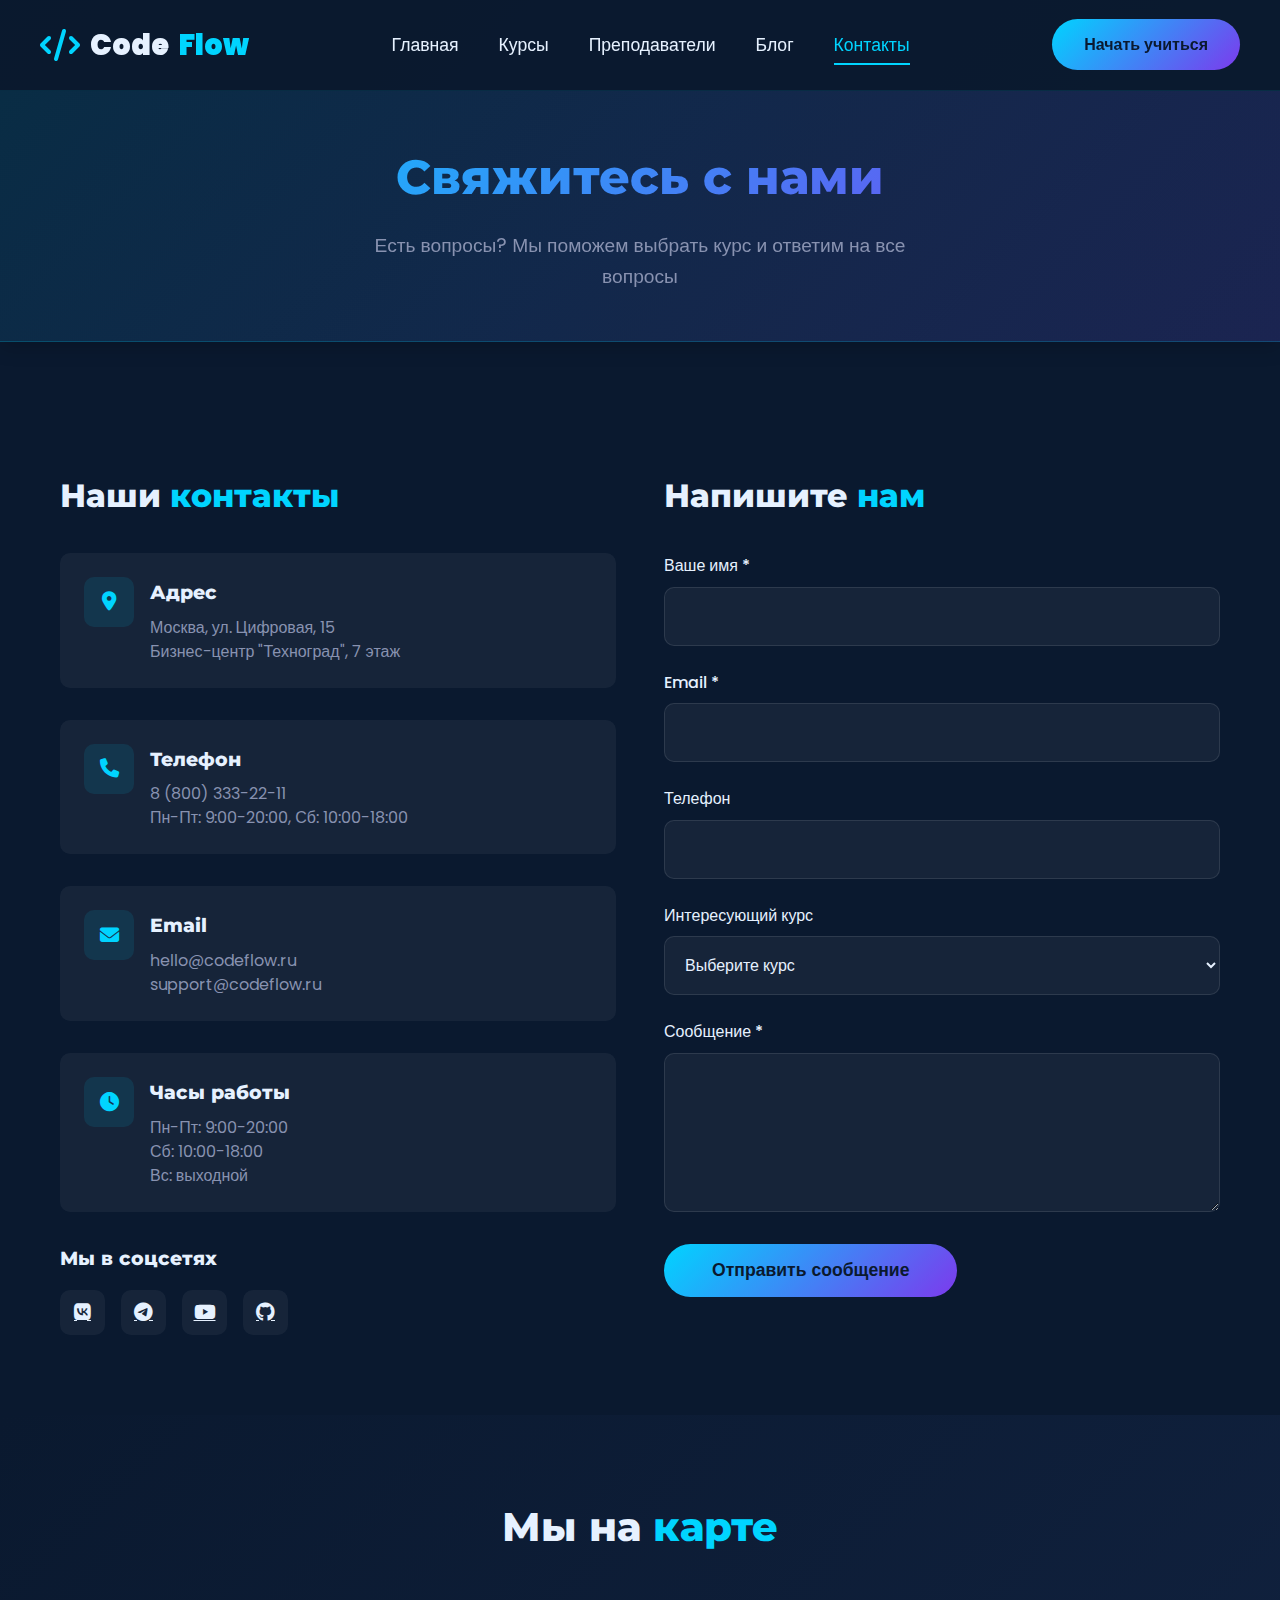
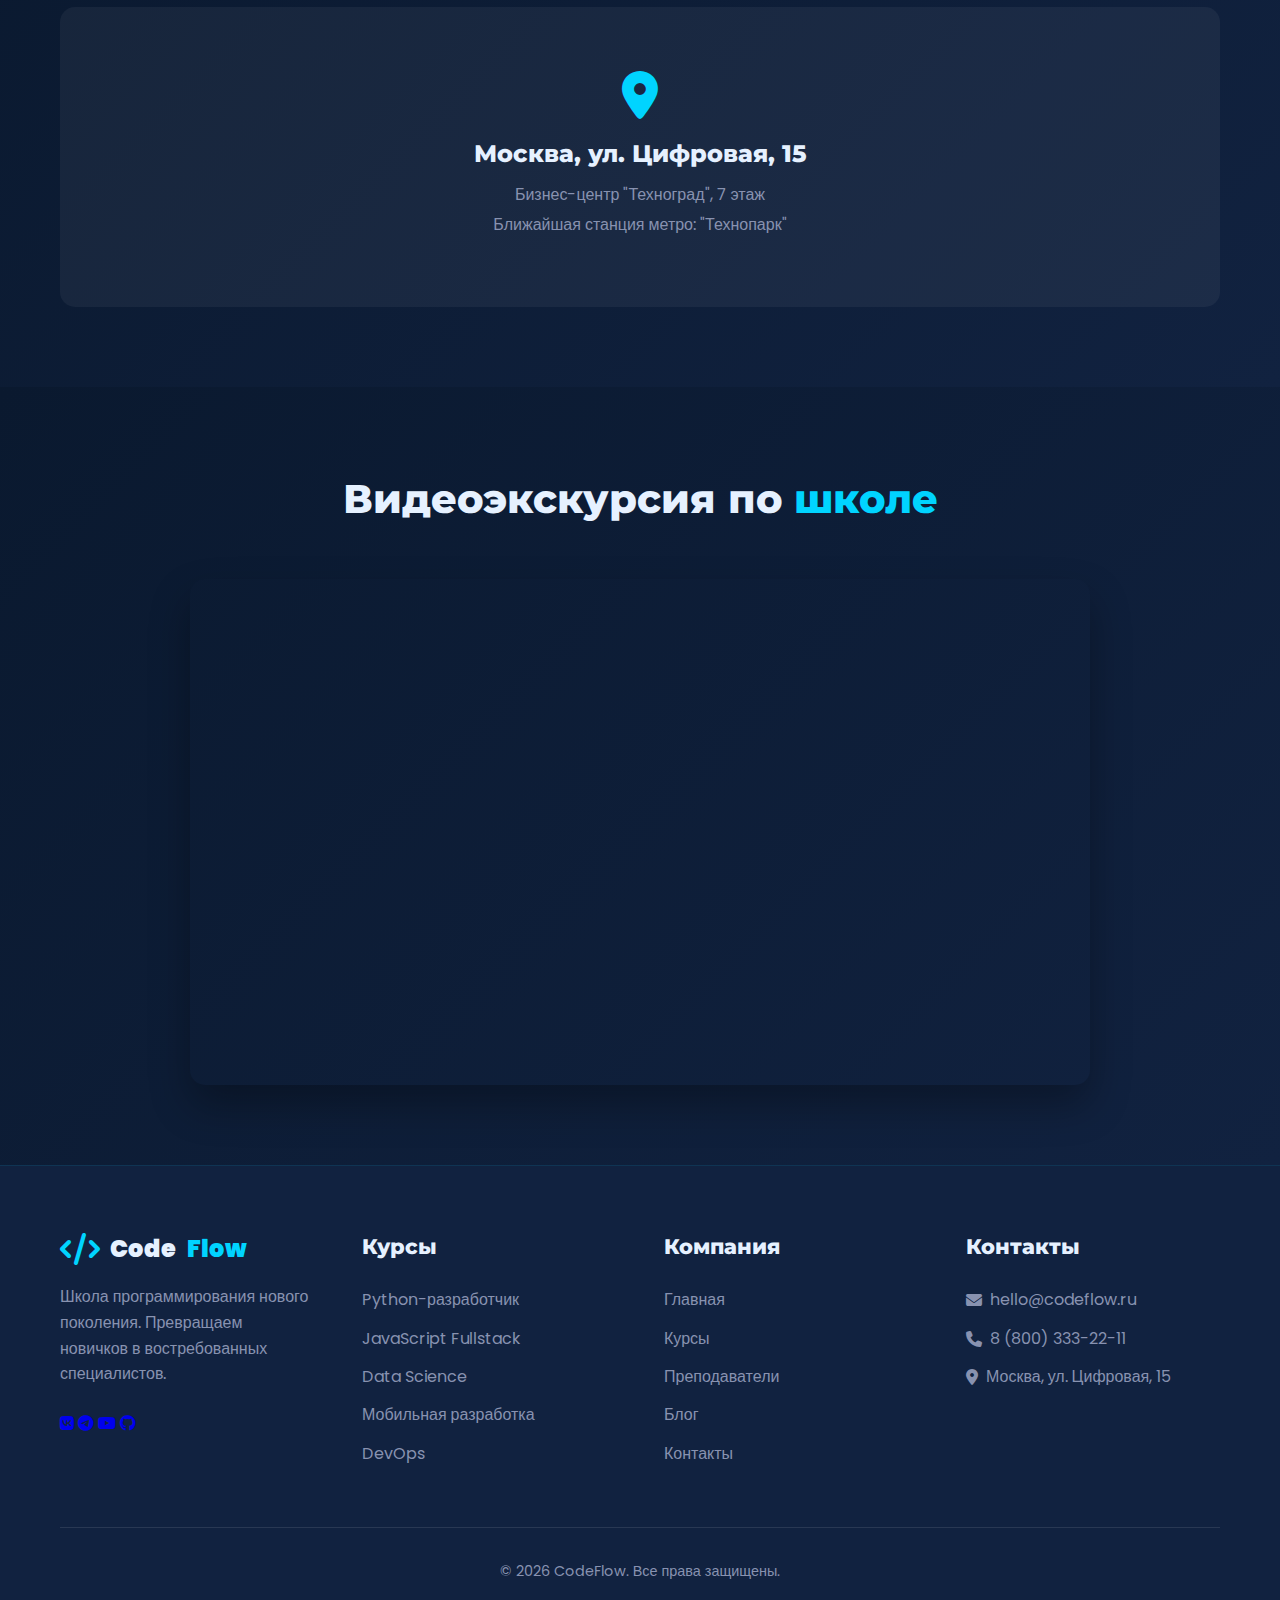
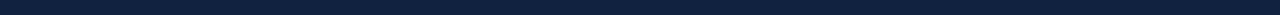
<file: contacts.html>
<!DOCTYPE html>
<html lang="ru">
<head>
    <meta charset="UTF-8">
    <meta name="viewport" content="width=device-width, initial-scale=1.0">
    <title>Контакты - CodeFlow</title>
    <link rel="stylesheet" href="https://cdnjs.cloudflare.com/ajax/libs/font-awesome/6.4.0/css/all.min.css">
    <link href="https://fonts.googleapis.com/css2?family=Poppins:wght@300;400;500;600;700&family=Montserrat:wght@800;900&display=swap" rel="stylesheet">
    <link rel="stylesheet" href="style.css">
</head>
<body>
    <header class="header">
        <div class="header-top">
            <nav class="navbar container">
                <a href="index.html" class="logo">
                    <i class="fas fa-code"></i>
                    Code<span>Flow</span>
                </a>
                <ul class="nav-links">
                    <li><a href="index.html">Главная</a></li>
                    <li><a href="courses.html">Курсы</a></li>
                    <li><a href="teachers.html">Преподаватели</a></li>
                    <li><a href="blog.html">Блог</a></li>
                    <li><a href="contacts.html" class="active">Контакты</a></li>
                </ul>
                <div class="nav-buttons">
                    <a href="contacts.html" class="btn btn-primary">Начать учиться</a>
                    <button class="menu-toggle">
                        <i class="fas fa-bars"></i>
                    </button>
                </div>
            </nav>
        </div>

        <div class="page-header">
            <div class="container">
                <h1 class="page-title">Свяжитесь с <span class="highlight">нами</span></h1>
                <p class="page-subtitle">Есть вопросы? Мы поможем выбрать курс и ответим на все вопросы</p>
            </div>
        </div>
    </header>

    <main>
        <section class="contacts section">
            <div class="container">
                <div class="contact-grid">
                    <div class="contact-info">
                        <h2>Наши <span class="highlight">контакты</span></h2>
                        
                        <div class="contact-item">
                            <div class="contact-icon">
                                <i class="fas fa-map-marker-alt"></i>
                            </div>
                            <div class="contact-details">
                                <h3>Адрес</h3>
                                <p>Москва, ул. Цифровая, 15<br>Бизнес-центр "Техноград", 7 этаж</p>
                            </div>
                        </div>

                        <div class="contact-item">
                            <div class="contact-icon">
                                <i class="fas fa-phone"></i>
                            </div>
                            <div class="contact-details">
                                <h3>Телефон</h3>
                                <p>8 (800) 333-22-11<br>Пн-Пт: 9:00-20:00, Сб: 10:00-18:00</p>
                            </div>
                        </div>

                        <div class="contact-item">
                            <div class="contact-icon">
                                <i class="fas fa-envelope"></i>
                            </div>
                            <div class="contact-details">
                                <h3>Email</h3>
                                <p>hello@codeflow.ru<br>support@codeflow.ru</p>
                            </div>
                        </div>

                        <div class="contact-item">
                            <div class="contact-icon">
                                <i class="fas fa-clock"></i>
                            </div>
                            <div class="contact-details">
                                <h3>Часы работы</h3>
                                <p>Пн-Пт: 9:00-20:00<br>Сб: 10:00-18:00<br>Вс: выходной</p>
                            </div>
                        </div>

                        <div class="social-links">
                            <h3>Мы в соцсетях</h3>
                            <div class="social-icons">
                                <a href="#" class="social-icon">
                                    <i class="fab fa-vk"></i>
                                </a>
                                <a href="#" class="social-icon">
                                    <i class="fab fa-telegram"></i>
                                </a>
                                <a href="#" class="social-icon">
                                    <i class="fab fa-youtube"></i>
                                </a>
                                <a href="#" class="social-icon">
                                    <i class="fab fa-github"></i>
                                </a>
                            </div>
                        </div>
                    </div>

                    <div class="contact-form">
                        <h2>Напишите <span class="highlight">нам</span></h2>
                        
                        <form id="contactForm">
                            <div class="form-group">
                                <label for="name">Ваше имя *</label>
                                <input type="text" id="name" name="name" required>
                            </div>
                            
                            <div class="form-group">
                                <label for="email">Email *</label>
                                <input type="email" id="email" name="email" required>
                            </div>
                            
                            <div class="form-group">
                                <label for="phone">Телефон</label>
                                <input type="tel" id="phone" name="phone">
                            </div>
                            
                            <div class="form-group">
                                <label for="course">Интересующий курс</label>
                                <select id="course" name="course">
                                    <option value="">Выберите курс</option>
                                    <option value="python">Python-разработчик</option>
                                    <option value="javascript">JavaScript Fullstack</option>
                                    <option value="data">Data Science</option>
                                    <option value="mobile">Мобильная разработка</option>
                                    <option value="devops">DevOps инженер</option>
                                    <option value="design">Веб-дизайн</option>
                                </select>
                            </div>
                            
                            <div class="form-group">
                                <label for="message">Сообщение *</label>
                                <textarea id="message" name="message" rows="5" required></textarea>
                            </div>
                            
                            <button type="submit" class="btn btn-primary btn-large">Отправить сообщение</button>
                        </form>
                    </div>
                </div>
            </div>
        </section>

        <section class="map-section">
            <div class="container">
                <h2 class="section-title">Мы на <span class="highlight">карте</span></h2>
                <div class="map-placeholder">
                    <div class="map-content">
                        <i class="fas fa-map-marker-alt map-icon"></i>
                        <h3>Москва, ул. Цифровая, 15</h3>
                        <p>Бизнес-центр "Техноград", 7 этаж</p>
                        <p>Ближайшая станция метро: "Технопарк"</p>
                    </div>
                </div>
            </div>
        </section>

        <section class="video-section section">
            <div class="container">
                <h2 class="section-title">Видеоэкскурсия по <span class="highlight">школе</span></h2>
                <div class="video-container">
                    <div class="video-wrapper">
                        <iframe src="https://vkvideo.ru/video_ext.php?oid=-83374318&id=456239878&hash=116bf41edc594102&hd=3" width="1280" height="720" allow="autoplay; encrypted-media; fullscreen; picture-in-picture; screen-wake-lock;" frameborder="0" allowfullscreen></iframe>
                    </div>
                </div>
            </div>
        </section>
    </main>

    <footer class="footer">
        <div class="container">
            <div class="footer-content">
                <div class="footer-section">
                    <div class="logo">
                        <i class="fas fa-code"></i>
                        Code<span>Flow</span>
                    </div>
                    <p>Школа программирования нового поколения. Превращаем новичков в востребованных специалистов.</p>
                    <div class="social-links">
                        <a href="#"><i class="fab fa-vk"></i></a>
                        <a href="#"><i class="fab fa-telegram"></i></a>
                        <a href="#"><i class="fab fa-youtube"></i></a>
                        <a href="#"><i class="fab fa-github"></i></a>
                    </div>
                </div>
                
                <div class="footer-section">
                    <h3>Курсы</h3>
                    <ul>
                        <li><a href="courses.html">Python-разработчик</a></li>
                        <li><a href="courses.html">JavaScript Fullstack</a></li>
                        <li><a href="courses.html">Data Science</a></li>
                        <li><a href="courses.html">Мобильная разработка</a></li>
                        <li><a href="courses.html">DevOps</a></li>
                    </ul>
                </div>
                
                <div class="footer-section">
                    <h3>Компания</h3>
                    <ul>
                        <li><a href="index.html">Главная</a></li>
                        <li><a href="courses.html">Курсы</a></li>
                        <li><a href="teachers.html">Преподаватели</a></li>
                        <li><a href="blog.html">Блог</a></li>
                        <li><a href="contacts.html">Контакты</a></li>
                    </ul>
                </div>
                
                <div class="footer-section">
                    <h3>Контакты</h3>
                    <ul>
                        <li><i class="fas fa-envelope"></i> hello@codeflow.ru</li>
                        <li><i class="fas fa-phone"></i> 8 (800) 333-22-11</li>
                        <li><i class="fas fa-map-marker-alt"></i> Москва, ул. Цифровая, 15</li>
                    </ul>
                </div>
            </div>
            
            <div class="footer-bottom">
                <p>&copy; 2026 CodeFlow. Все права защищены.</p>
            </div>
        </div>
    </footer>

    <script src="script.js"></script>
</body>
</html>
</file>
<file: style.css>
:root {
    --primary: #00d4ff;
    --secondary: #7c3aed;
    --dark: #0a192f;
    --dark-light: #112240;
    --light: #e6f1ff;
    --gray: #8892b0;
    --success: #64ffda;
    --warning: #fbbf24;
    --danger: #ef4444;
    --transition: all 0.3s cubic-bezier(0.4, 0, 0.2, 1);
}

* {
    margin: 0;
    padding: 0;
    box-sizing: border-box;
}

html {
    scroll-behavior: smooth;
}

body {
    font-family: 'Poppins', sans-serif;
    line-height: 1.6;
    color: var(--light);
    background: var(--dark);
    overflow-x: hidden;
}

h1, h2, h3, h4 {
    font-family: 'Montserrat', sans-serif;
    font-weight: 800;
}

.container {
    width: 100%;
    max-width: 1200px;
    margin: 0 auto;
    padding: 0 20px;
}

.header {
    background: linear-gradient(135deg, rgba(10, 25, 47, 0.95) 0%, rgba(17, 34, 64, 0.95) 100%);
    backdrop-filter: blur(10px);
    position: relative;
    box-shadow: 0 4px 20px rgba(0, 0, 0, 0.2);
}

.header-top {
    background: rgba(10, 25, 47, 0.9);
    border-bottom: 1px solid rgba(0, 212, 255, 0.1);
}

.navbar {
    display: flex;
    justify-content: space-between;
    align-items: center;
    padding: 1.2rem 0;
    position: relative;
}

.logo {
    display: flex;
    align-items: center;
    gap: 10px;
    font-size: 1.8rem;
    font-weight: 900;
    color: var(--light);
    text-decoration: none;
}

.logo i {
    color: var(--primary);
    font-size: 2rem;
}

.logo span {
    color: var(--primary);
}

.nav-links {
    display: flex;
    gap: 2.5rem;
    list-style: none;
}

.nav-links a {
    color: var(--light);
    text-decoration: none;
    font-weight: 500;
    font-size: 1.1rem;
    position: relative;
    padding: 0.5rem 0;
    transition: var(--transition);
}

.nav-links a:hover,
.nav-links a.active {
    color: var(--primary);
}

.nav-links a::after {
    content: '';
    position: absolute;
    bottom: 0;
    left: 0;
    width: 0;
    height: 2px;
    background: var(--primary);
    transition: var(--transition);
}

.nav-links a:hover::after,
.nav-links a.active::after {
    width: 100%;
}

.nav-buttons {
    display: flex;
    align-items: center;
    gap: 1.5rem;
}

.menu-toggle {
    display: none;
    background: none;
    border: none;
    color: var(--light);
    font-size: 1.5rem;
    cursor: pointer;
    padding: 0.5rem;
}

.hero-main {
    padding: 4rem 0;
    min-height: 70vh;
    display: flex;
    align-items: center;
    justify-content: center;
    text-align: center;
}

.hero-content {
    max-width: 800px;
    margin: 0 auto;
    text-align: center;
}

.hero-buttons {
    display: flex;
    gap: 1rem;
    margin-bottom: 3rem;
    justify-content: center;
}

.stats {
    display: flex;
    gap: 3rem;
    margin-top: 3rem;
    justify-content: center;
}

.page-header {
    padding: 3rem 0;
    text-align: center;
    background: linear-gradient(135deg, rgba(0, 212, 255, 0.1) 0%, rgba(124, 58, 237, 0.1) 100%);
    border-bottom: 1px solid rgba(0, 212, 255, 0.2);
}

.page-title {
    font-size: 3rem;
    margin-bottom: 1rem;
    background: linear-gradient(135deg, var(--primary), var(--secondary));
    -webkit-background-clip: text;
    -webkit-text-fill-color: transparent;
    background-clip: text;
}

.page-subtitle {
    font-size: 1.2rem;
    color: var(--gray);
    max-width: 600px;
    margin: 0 auto;
    line-height: 1.6;
}

/* Анимация текста */
.animate-text {
    font-size: 3.5rem;
    line-height: 1.2;
    margin-bottom: 1.5rem;
    background: linear-gradient(135deg, var(--primary), var(--success), var(--secondary));
    -webkit-background-clip: text;
    -webkit-text-fill-color: transparent;
    background-clip: text;
    animation: gradient 3s ease infinite;
    background-size: 200% 200%;
}

@keyframes gradient {
    0% { background-position: 0% 50%; }
    50% { background-position: 100% 50%; }
    100% { background-position: 0% 50%; }
}

.highlight {
    color: var(--primary);
}

.subtitle {
    font-size: 1.2rem;
    color: var(--gray);
    margin-bottom: 2rem;
    line-height: 1.6;
}

.btn {
    padding: 0.8rem 2rem;
    border-radius: 50px;
    text-decoration: none;
    font-weight: 600;
    font-size: 1rem;
    transition: var(--transition);
    display: inline-block;
    border: 2px solid transparent;
    cursor: pointer;
}

.btn-primary {
    background: linear-gradient(135deg, var(--primary), var(--secondary));
    color: var(--dark);
    border: none;
}

.btn-primary:hover {
    transform: translateY(-3px);
    box-shadow: 0 10px 20px rgba(0, 212, 255, 0.3);
}

.btn-secondary {
    background: transparent;
    color: var(--primary);
    border: 2px solid var(--primary);
}

.btn-secondary:hover {
    background: rgba(0, 212, 255, 0.1);
    transform: translateY(-3px);
}

.btn-outline {
    background: transparent;
    color: var(--light);
    border: 2px solid var(--gray);
}

.btn-outline:hover {
    border-color: var(--primary);
    color: var(--primary);
}

.btn-large {
    padding: 1rem 3rem;
    font-size: 1.1rem;
}

.hero-buttons {
    display: flex;
    gap: 1rem;
    margin-bottom: 3rem;
}

.stats {
    display: flex;
    gap: 3rem;
    margin-top: 3rem;
}

.stat h3 {
    font-size: 2.5rem;
    color: var(--primary);
    margin-bottom: 0.5rem;
}

.stat p {
    color: var(--gray);
    font-size: 0.9rem;
}

.hero-image {
    position: relative;
}

.floating-element {
    animation: float 6s ease-in-out infinite;
    position: relative;
}

@keyframes float {
    0%, 100% { transform: translateY(0px); }
    50% { transform: translateY(-20px); }
}

.floating-element img {
    width: 100%;
    border-radius: 20px;
    box-shadow: 0 20px 40px rgba(0, 0, 0, 0.3);
    border: 2px solid rgba(0, 212, 255, 0.3);
}


.section {
    padding: 5rem 0;
}

.section-title {
    text-align: center;
    font-size: 2.5rem;
    margin-bottom: 3rem;
}

.features-grid {
    display: grid;
    grid-template-columns: repeat(auto-fit, minmax(300px, 1fr));
    gap: 2rem;
    margin-top: 3rem;
}

.feature-card {
    background: var(--dark-light);
    padding: 2rem;
    border-radius: 15px;
    transition: var(--transition);
    border: 1px solid rgba(0, 212, 255, 0.1);
}

.feature-card:hover {
    transform: translateY(-10px);
    border-color: var(--primary);
    box-shadow: 0 10px 30px rgba(0, 212, 255, 0.1);
}

.feature-icon {
    width: 60px;
    height: 60px;
    background: rgba(0, 212, 255, 0.1);
    border-radius: 12px;
    display: flex;
    align-items: center;
    justify-content: center;
    margin-bottom: 1.5rem;
}

.feature-icon i {
    font-size: 1.5rem;
    color: var(--primary);
}

.feature-card h3 {
    font-size: 1.5rem;
    margin-bottom: 1rem;
    color: var(--light);
}

.feature-card p {
    color: var(--gray);
    line-height: 1.6;
}

.video-section {
    background: linear-gradient(135deg, var(--dark) 0%, var(--dark-light) 100%);
}

.video-container {
    max-width: 900px;
    margin: 0 auto;
}

.video-wrapper {
    position: relative;
    padding-bottom: 56.25%;
    height: 0;
    overflow: hidden;
    border-radius: 15px;
    box-shadow: 0 20px 40px rgba(0, 0, 0, 0.3);
}

.video-wrapper iframe {
    position: absolute;
    top: 0;
    left: 0;
    width: 100%;
    height: 100%;
    border: none;
}

.courses-grid {
    display: grid;
    grid-template-columns: repeat(auto-fit, minmax(350px, 1fr));
    gap: 2rem;
    margin-top: 3rem;
}

.courses-grid.expanded {
    grid-template-columns: repeat(auto-fit, minmax(300px, 1fr));
}

.course-card {
    background: var(--dark-light);
    border-radius: 15px;
    overflow: hidden;
    transition: var(--transition);
    border: 1px solid rgba(0, 212, 255, 0.1);
}

.course-card:hover {
    transform: translateY(-10px);
    border-color: var(--primary);
    box-shadow: 0 15px 35px rgba(0, 212, 255, 0.15);
}

.course-card.large {
    grid-column: span 2;
    display: flex;
}

.course-card.large .course-image {
    width: 40%;
    height: auto;
}

.course-card.large .course-content {
    width: 60%;
    padding: 2rem;
}

.course-image {
    position: relative;
    height: 200px;
    overflow: hidden;
}

.course-image img {
    width: 100%;
    height: 100%;
    object-fit: cover;
    transition: var(--transition);
}

.course-card:hover .course-image img {
    transform: scale(1.05);
}

.course-tag {
    position: absolute;
    top: 1rem;
    right: 1rem;
    background: var(--primary);
    color: var(--dark);
    padding: 0.3rem 0.8rem;
    border-radius: 20px;
    font-size: 0.8rem;
    font-weight: 600;
}

.course-content {
    padding: 1.5rem;
}

.course-content h3 {
    font-size: 1.5rem;
    margin-bottom: 0.8rem;
    color: var(--light);
}

.course-content p {
    color: var(--gray);
    margin-bottom: 1rem;
    line-height: 1.5;
}

.course-info {
    display: flex;
    justify-content: space-between;
    color: var(--gray);
    font-size: 0.9rem;
    margin-bottom: 1.5rem;
}

.course-details {
    display: flex;
    gap: 1.5rem;
    margin: 1.5rem 0;
}

.detail {
    display: flex;
    align-items: center;
    gap: 0.5rem;
    color: var(--gray);
}

.detail i {
    color: var(--primary);
}

.course-price {
    margin: 1.5rem 0;
}

.price {
    font-size: 1.8rem;
    font-weight: 700;
    color: var(--primary);
    display: block;
}

.installment {
    font-size: 0.9rem;
    color: var(--gray);
}

.text-center {
    text-align: center;
    margin-top: 3rem;
}

.teachers-grid {
    display: grid;
    grid-template-columns: repeat(auto-fit, minmax(350px, 1fr));
    gap: 2rem;
    margin-top: 3rem;
}

.teacher-card {
    background: var(--dark-light);
    border-radius: 15px;
    overflow: hidden;
    transition: var(--transition);
    border: 1px solid rgba(0, 212, 255, 0.1);
}

.teacher-card:hover {
    transform: translateY(-10px);
    border-color: var(--primary);
    box-shadow: 0 15px 35px rgba(0, 212, 255, 0.15);
}

.teacher-image {
    position: relative;
    height: 250px;
    overflow: hidden;
}

.teacher-image img {
    width: 100%;
    height: 100%;
    object-fit: cover;
}

.teacher-social {
    position: absolute;
    bottom: 1rem;
    left: 1rem;
    display: flex;
    gap: 0.5rem;
}

.teacher-social a {
    display: flex;
    align-items: center;
    justify-content: center;
    width: 35px;
    height: 35px;
    background: rgba(0, 0, 0, 0.7);
    border-radius: 50%;
    color: var(--light);
    transition: var(--transition);
}

.teacher-social a:hover {
    background: var(--primary);
    color: var(--dark);
}

.teacher-info {
    padding: 1.5rem;
}

.teacher-info h3 {
    font-size: 1.5rem;
    margin-bottom: 0.5rem;
    color: var(--light);
}

.position {
    color: var(--primary);
    font-weight: 600;
    margin-bottom: 0.5rem;
}

.experience {
    color: var(--gray);
    font-size: 0.9rem;
    margin-bottom: 1rem;
}

.description {
    color: var(--gray);
    line-height: 1.5;
    margin-bottom: 1rem;
}

.teacher-skills {
    display: flex;
    flex-wrap: wrap;
    gap: 0.5rem;
}

.teacher-skills span {
    background: rgba(0, 212, 255, 0.1);
    color: var(--primary);
    padding: 0.3rem 0.8rem;
    border-radius: 15px;
    font-size: 0.8rem;
}

.blog-grid {
    display: grid;
    grid-template-columns: repeat(auto-fit, minmax(350px, 1fr));
    gap: 2rem;
    margin-top: 3rem;
}

.blog-card {
    background: var(--dark-light);
    border-radius: 15px;
    overflow: hidden;
    transition: var(--transition);
    border: 1px solid rgba(0, 212, 255, 0.1);
}

.blog-card:hover {
    transform: translateY(-5px);
    border-color: var(--primary);
    box-shadow: 0 10px 25px rgba(0, 212, 255, 0.1);
}

.blog-card.featured {
    grid-column: 1 / -1;
    display: flex;
}

.blog-card.featured .blog-image {
    width: 40%;
    height: auto;
}

.blog-card.featured .blog-content {
    width: 60%;
    padding: 2rem;
}

.blog-image {
    position: relative;
    height: 200px;
    overflow: hidden;
}

.blog-card.featured .blog-image {
    height: 100%;
}

.blog-image img {
    width: 100%;
    height: 100%;
    object-fit: cover;
    transition: var(--transition);
}

.blog-card:hover .blog-image img {
    transform: scale(1.05);
}

.blog-tag {
    position: absolute;
    top: 1rem;
    left: 1rem;
    background: var(--primary);
    color: var(--dark);
    padding: 0.3rem 0.8rem;
    border-radius: 20px;
    font-size: 0.8rem;
    font-weight: 600;
}

.blog-content {
    padding: 1.5rem;
}

.blog-meta {
    display: flex;
    gap: 1rem;
    color: var(--gray);
    font-size: 0.9rem;
    margin-bottom: 1rem;
}

.blog-content h2,
.blog-content h3 {
    font-size: 1.5rem;
    margin-bottom: 1rem;
    color: var(--light);
    line-height: 1.3;
}

.blog-card.featured h2 {
    font-size: 2rem;
}

.blog-content p {
    color: var(--gray);
    line-height: 1.6;
    margin-bottom: 1.5rem;
}

.read-more {
    color: var(--primary);
    text-decoration: none;
    font-weight: 600;
    transition: var(--transition);
}

.read-more:hover {
    color: var(--light);
}

.contact-grid {
    display: grid;
    grid-template-columns: repeat(auto-fit, minmax(350px, 1fr));
    gap: 3rem;
    margin-top: 3rem;
}

.contact-info h2 {
    font-size: 2rem;
    margin-bottom: 2rem;
}

.contact-item {
    display: flex;
    gap: 1rem;
    margin-bottom: 2rem;
    padding: 1.5rem;
    background: rgba(255, 255, 255, 0.05);
    border-radius: 10px;
    transition: var(--transition);
}

.contact-item:hover {
    background: rgba(255, 255, 255, 0.1);
    transform: translateX(5px);
}

.contact-icon {
    width: 50px;
    height: 50px;
    background: rgba(0, 212, 255, 0.1);
    border-radius: 10px;
    display: flex;
    align-items: center;
    justify-content: center;
    flex-shrink: 0;
}

.contact-icon i {
    font-size: 1.2rem;
    color: var(--primary);
}

.contact-details h3 {
    font-size: 1.2rem;
    margin-bottom: 0.5rem;
    color: var(--light);
}

.contact-details p {
    color: var(--gray);
    line-height: 1.5;
}

.social-links h3 {
    margin-bottom: 1rem;
    color: var(--light);
}

.social-icons {
    display: flex;
    gap: 1rem;
}

.social-icon {
    width: 45px;
    height: 45px;
    background: rgba(255, 255, 255, 0.05);
    border-radius: 10px;
    display: flex;
    align-items: center;
    justify-content: center;
    color: var(--light);
    font-size: 1.2rem;
    transition: var(--transition);
}

.social-icon:hover {
    background: var(--primary);
    color: var(--dark);
    transform: translateY(-3px);
}

.contact-form h2 {
    font-size: 2rem;
    margin-bottom: 2rem;
}

.form-group {
    margin-bottom: 1.5rem;
}

.form-group label {
    display: block;
    margin-bottom: 0.5rem;
    color: var(--light);
    font-weight: 500;
}

.form-group input,
.form-group select,
.form-group textarea {
    width: 100%;
    padding: 1rem;
    background: rgba(255, 255, 255, 0.05);
    border: 1px solid rgba(255, 255, 255, 0.1);
    border-radius: 10px;
    color: var(--light);
    font-family: 'Poppins', sans-serif;
    font-size: 1rem;
    transition: var(--transition);
}

.form-group input:focus,
.form-group select:focus,
.form-group textarea:focus {
    outline: none;
    border-color: var(--primary);
    background: rgba(255, 255, 255, 0.08);
}

.form-group textarea {
    resize: vertical;
    min-height: 150px;
}

.map-section {
    padding: 5rem 0;
    background: linear-gradient(135deg, var(--dark) 0%, var(--dark-light) 100%);
}

.map-placeholder {
    height: 300px;
    background: rgba(255, 255, 255, 0.05);
    border-radius: 15px;
    display: flex;
    align-items: center;
    justify-content: center;
    position: relative;
    overflow: hidden;
}

.map-content {
    text-align: center;
    z-index: 2;
}

.map-icon {
    font-size: 3rem;
    color: var(--primary);
    margin-bottom: 1rem;
}

.map-content h3 {
    font-size: 1.5rem;
    margin-bottom: 0.5rem;
    color: var(--light);
}

.map-content p {
    color: var(--gray);
    margin-bottom: 0.3rem;
}

.cta {
    background: linear-gradient(135deg, var(--primary), var(--secondary));
    padding: 4rem 0;
}

.cta-content {
    text-align: center;
    max-width: 600px;
    margin: 0 auto;
}

.cta h2 {
    font-size: 2.5rem;
    margin-bottom: 1rem;
    color: var(--dark);
}

.cta p {
    font-size: 1.2rem;
    margin-bottom: 2rem;
    color: rgba(0, 0, 0, 0.8);
}

.cta .btn-primary {
    background: var(--dark);
    color: var(--primary);
}

.cta .btn-primary:hover {
    background: #000;
    transform: translateY(-3px);
    box-shadow: 0 10px 20px rgba(0, 0, 0, 0.2);
}

.footer {
    background: var(--dark-light);
    padding: 4rem 0 2rem;
    border-top: 1px solid rgba(0, 212, 255, 0.1);
}

.footer-content {
    display: grid;
    grid-template-columns: repeat(auto-fit, minmax(250px, 1fr));
    gap: 3rem;
    margin-bottom: 3rem;
}

.footer-section .logo {
    margin-bottom: 1rem;
    font-size: 1.5rem;
}

.footer-section p {
    color: var(--gray);
    line-height: 1.6;
    margin-bottom: 1.5rem;
}

.footer-section h3 {
    font-size: 1.3rem;
    margin-bottom: 1.5rem;
    color: var(--light);
}

.footer-section ul {
    list-style: none;
}

.footer-section ul li {
    margin-bottom: 0.8rem;
}

.footer-section ul li a,
.footer-section ul li {
    color: var(--gray);
    text-decoration: none;
    transition: var(--transition);
    display: flex;
    align-items: center;
    gap: 0.5rem;
}

.footer-section ul li a:hover {
    color: var(--primary);
    padding-left: 5px;
}

.footer-bottom {
    text-align: center;
    padding-top: 2rem;
    border-top: 1px solid rgba(255, 255, 255, 0.1);
    color: var(--gray);
    font-size: 0.9rem;
}

@media (max-width: 1024px) {
    .hero-main {
        grid-template-columns: 1fr;
        text-align: center;
        gap: 2rem;
    }
    
    .hero-content {
        max-width: 100%;
        margin: 0 auto;
    }
    
    .hero-buttons {
        justify-content: center;
    }
    
    .stats {
        justify-content: center;
    }
    
    .hero-image {
        max-width: 600px;
        margin: 0 auto;
    }
    
    .course-card.large {
        grid-column: 1;
        flex-direction: column;
    }
    
    .course-card.large .course-image,
    .course-card.large .course-content {
        width: 100%;
    }
    
    .blog-card.featured {
        flex-direction: column;
    }
    
    .blog-card.featured .blog-image,
    .blog-card.featured .blog-content {
        width: 100%;
    }
}

@media (max-width: 768px) {
    .nav-links {
        display: none;
        position: absolute;
        top: 100%;
        left: 0;
        right: 0;
        background: var(--dark-light);
        flex-direction: column;
        padding: 1rem;
        gap: 0;
        box-shadow: 0 10px 20px rgba(0, 0, 0, 0.3);
        z-index: 1000;
    }
    
    .nav-links.active {
        display: flex;
    }
    
    .nav-links li {
        width: 100%;
    }
    
    .nav-links a {
        display: block;
        padding: 1rem;
        border-bottom: 1px solid rgba(255, 255, 255, 0.1);
    }
    
    .nav-links a:last-child {
        border-bottom: none;
    }
    
    .menu-toggle {
        display: block;
    }
    
    .animate-text {
        font-size: 2.5rem;
    }
    
    .page-title {
        font-size: 2.5rem;
    }
    
    .section-title {
        font-size: 2rem;
    }
    
    .courses-grid,
    .teachers-grid,
    .blog-grid {
        grid-template-columns: 1fr;
    }
    
    .contact-grid {
        grid-template-columns: 1fr;
    }
    
    .contact-item {
        flex-direction: column;
        text-align: center;
    }
    
    .contact-icon {
        margin: 0 auto 1rem;
    }

    .hero-main {
        padding: 2rem 0;
        min-height: 60vh;
    }
    
    .animate-text {
        font-size: 2.5rem;
    }
    
    .hero-buttons {
        flex-direction: column;
        align-items: center;
    }
    
    .btn {
        width: 100%;
        max-width: 300px;
    }
    
    .stats {
        flex-direction: column;
        gap: 2rem;
    }
}

@media (max-width: 480px) {
    .animate-text {
        font-size: 2rem;
    }
    
    .page-title {
        font-size: 2rem;
    }
    
    .hero-buttons {
        flex-direction: column;
        align-items: center;
    }
    
    .btn {
        width: 100%;
        text-align: center;
    }
    
    .stats {
        flex-direction: column;
        gap: 2rem;
    }
    
    .section {
        padding: 3rem 0;
    }
    
    .course-card.large .course-content {
        padding: 1rem;
    }
}

.courses-grid.three-columns,
.teachers-grid.three-columns {
    display: grid;
    grid-template-columns: repeat(3, 1fr);
    gap: 2rem;
    margin-top: 3rem;
}

.blog-grid {
    display: grid;
    grid-template-columns: repeat(auto-fit, minmax(350px, 1fr));
    gap: 2rem;
    margin-top: 3rem;
}

@media (max-width: 1024px) {
    .courses-grid.three-columns,
    .teachers-grid.three-columns {
        grid-template-columns: repeat(2, 1fr);
    }
}

@media (max-width: 768px) {
    .courses-grid.three-columns,
    .teachers-grid.three-columns {
        grid-template-columns: 1fr;
    }
    
    .blog-grid {
        grid-template-columns: 1fr;
    }
    
    .blog-card.featured {
        flex-direction: column;
    }
    
    .blog-card.featured .blog-image,
    .blog-card.featured .blog-content {
        width: 100%;
    }
}

.course-card.large {
    display: none;
}

.course-card {
    background: var(--dark-light);
    border-radius: 15px;
    overflow: hidden;
    transition: var(--transition);
    border: 1px solid rgba(0, 212, 255, 0.1);
    height: 100%;
    display: flex;
    flex-direction: column;
}

.course-card:hover {
    transform: translateY(-10px);
    border-color: var(--primary);
    box-shadow: 0 15px 35px rgba(0, 212, 255, 0.15);
}

.course-image {
    position: relative;
    height: 200px;
    overflow: hidden;
}

.course-image img {
    width: 100%;
    height: 100%;
    object-fit: cover;
    transition: var(--transition);
}

.course-card:hover .course-image img {
    transform: scale(1.05);
}

.course-content {
    padding: 1.5rem;
    flex-grow: 1;
    display: flex;
    flex-direction: column;
}

.course-content h3 {
    font-size: 1.5rem;
    margin-bottom: 0.8rem;
    color: var(--light);
}

.course-content p {
    color: var(--gray);
    margin-bottom: 1rem;
    line-height: 1.5;
    flex-grow: 1;
}

.course-info {
    display: flex;
    justify-content: space-between;
    color: var(--gray);
    font-size: 0.9rem;
    margin-bottom: 1.5rem;
}

.course-price {
    margin: 1rem 0;
}

.price {
    font-size: 1.8rem;
    font-weight: 700;
    color: var(--primary);
    display: block;
}

.installment {
    font-size: 0.9rem;
    color: var(--gray);
}
</file>
